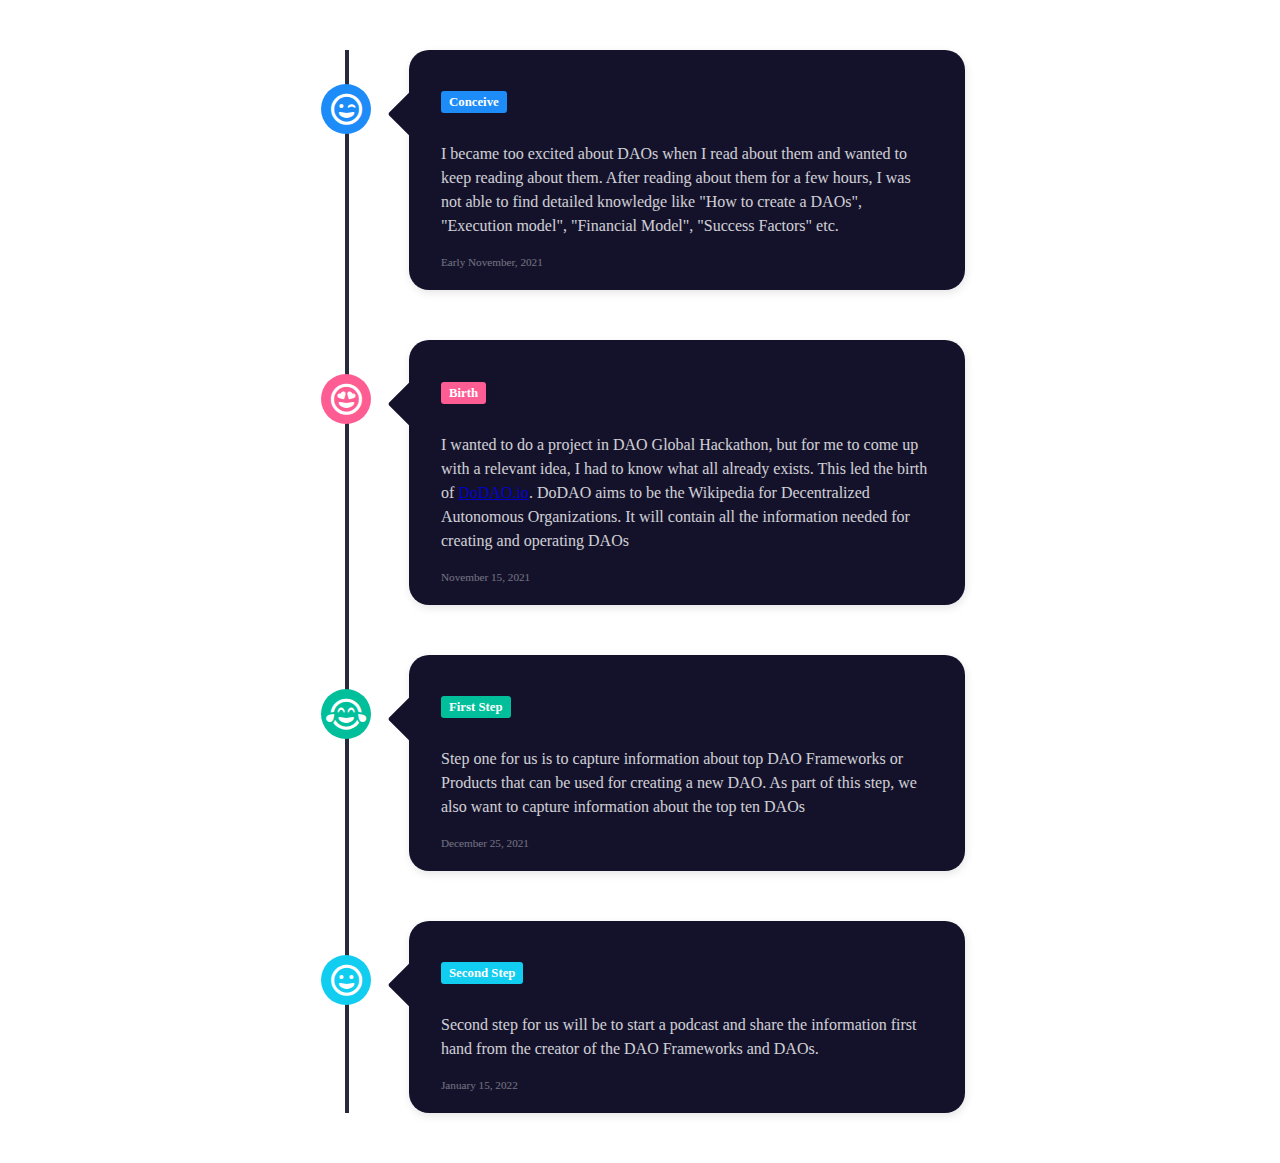
<file: timeline/index.html>
<head>
    <meta charset="UTF-8">
    <meta name="viewport" content="width=device-width, initial-scale=1.0">
    <title>DoDAO Timeline</title>
    <link rel="stylesheet" href="https://use.fontawesome.com/releases/v5.3.1/css/all.css">
</head>
<body>
<div>
    <style>
        .dodao-timeline-container {
            max-width: 650px;
            margin: 50px auto;
        }

        p {
            line-height: 1.5;
            opacity: 0.8;
        }

        .dodao-timeline {
            position: relative;
            padding-left: 4rem;
            margin: 0 0 0 30px;
            color: white;
        }

        .dodao-timeline:before {
            content: "";
            position: absolute;
            left: 0;
            top: 0;
            width: 4px;
            height: 100%;
            background: #27293d;
        }

        .dodao-timeline .dodao-timeline-container {
            position: relative;
            margin-bottom: 2.5rem;
        }

        .dodao-timeline .dodao-timeline-container .dodao-timeline-icon {
            position: absolute;
            left: -88px;
            top: 4px;
            width: 50px;
            height: 50px;
            border-radius: 50%;
            text-align: center;
            font-size: 2rem;
            background: #4f537b;
            margin-top: 30px;
        }

        .dodao-timeline .dodao-timeline-container .dodao-timeline-icon i {
            position: absolute;
            left: 50%;
            top: 50%;
            transform: translate(-50%, -50%);
        }

        .dodao-timeline .dodao-timeline-container .dodao-timeline-icon img {
            width: 100%;
            height: 100%;
            border-radius: 50%;
        }

        .dodao-timeline .dodao-timeline-container .dodao-timeline-body {
            background: #14122b;
            border-radius: 20px;
            padding: 24px 32px 8px 32px;
            box-shadow: 1px 3px 9px rgba(0, 0, 0, 0.1);

        }

        .dodao-timeline .dodao-timeline-container .dodao-timeline-body:before {
            content: "";
            background: inherit;
            width: 30px;
            height: 30px;
            display: block;
            position: absolute;
            margin-top: 25px;
            left: -15px;
            transform: rotate(45deg);
            border-radius: 0 0 0 2px;
        }

        .dodao-timeline .dodao-timeline-container .dodao-timeline-body .dodao-timeline-title {
            margin-bottom: 2rem;
        }

        .dodao-timeline .dodao-timeline-container .dodao-timeline-body .dodao-timeline-title .badge {
            background: #4f537b;
            padding: 4px 8px;
            border-radius: 3px;
            font-size: 0.8rem;
            font-weight: bold;
        }

        .dodao-timeline .dodao-timeline-container .dodao-timeline-body .dodao-timeline-subtitle {
            font-weight: 300;
            opacity: 0.4;
            font-size: 0.7rem;
        }

        .dodao-timeline .dodao-timeline-container.primary .badge,
        .dodao-timeline .dodao-timeline-container.primary .dodao-timeline-icon {
            background: #1d8cf8 !important;
        }

        .dodao-timeline .dodao-timeline-container.info .badge,
        .dodao-timeline .dodao-timeline-container.info .dodao-timeline-icon {
            background: #11cdef !important;
        }

        .dodao-timeline .dodao-timeline-container.success .badge,
        .dodao-timeline .dodao-timeline-container.success .dodao-timeline-icon {
            background: #00bf9a !important;
        }

        .dodao-timeline .dodao-timeline-container.warning .badge,
        .dodao-timeline .dodao-timeline-container.warning .dodao-timeline-icon {
            background: #ff8d72 !important;
        }

        .dodao-timeline .dodao-timeline-container.danger .badge,
        .dodao-timeline .dodao-timeline-container.danger .dodao-timeline-icon {
            background: #fd5d93 !important;
        }
    </style>
    <div class="dodao-timeline-container">
        <div class="dodao-timeline">
            <div class="dodao-timeline-container primary">
                <div class="dodao-timeline-icon">
                    <i class="far fa-grin-wink"></i>
                </div>
                <div class="dodao-timeline-body">
                    <h4 class="dodao-timeline-title"><span class="badge">Conceive</span></h4>
                    <p>I became too excited about DAOs when I read about them and wanted to keep reading about them.
                        After reading about them for a few hours, I was not able to find detailed knowledge like
                        "How to create a DAOs", "Execution model", "Financial Model", "Success Factors" etc.
                    </p>
                    <p class="dodao-timeline-subtitle">Early November, 2021 </p>
                </div>
            </div>
            <div class="dodao-timeline-container danger">
                <div class="dodao-timeline-icon">
                    <i class="far fa-grin-hearts"></i>
                </div>
                <div class="dodao-timeline-body">
                    <h4 class="dodao-timeline-title"><span class="badge">Birth</span></h4>
                    <p>I wanted to do a project in DAO Global Hackathon, but for me to come up with a relevant idea, I
                        had to know what all already exists. This led the birth of <a
                                href="https://dodao.io">DoDAO.io</a>.
                        DoDAO aims to be the Wikipedia for Decentralized Autonomous Organizations. It will contain all
                        the information needed for creating and operating DAOs
                    </p>
                    <p class="dodao-timeline-subtitle">November 15, 2021</p>
                </div>
            </div>
            <div class="dodao-timeline-container success">
                <div class="dodao-timeline-icon">
                    <i class="far fa-grin-tears"></i>
                </div>
                <div class="dodao-timeline-body">
                    <h4 class="dodao-timeline-title"><span class="badge">First Step</span></h4>
                    <p>Step one for us is to capture information about top DAO Frameworks or Products that can be used for
                        creating a new DAO. As part of this step, we also want to capture information about the top ten DAOs
                    </p>
                    <p class="dodao-timeline-subtitle">December 25, 2021</p>
                </div>
            </div>


            <div class="dodao-timeline-container info">
                <div class="dodao-timeline-icon">
                    <i class="far fa-grin"></i>
                </div>
                <div class="dodao-timeline-body">
                    <h4 class="dodao-timeline-title"><span class="badge">Second Step</span></h4>
                    <p>Second step for us will be to start a podcast and share the information first hand from the creator of the DAO
                        Frameworks and DAOs.</p>
                    <p class="dodao-timeline-subtitle">January 15, 2022</p>
                </div>
            </div>
        </div>
    </div>
</div>
</body>
</file>
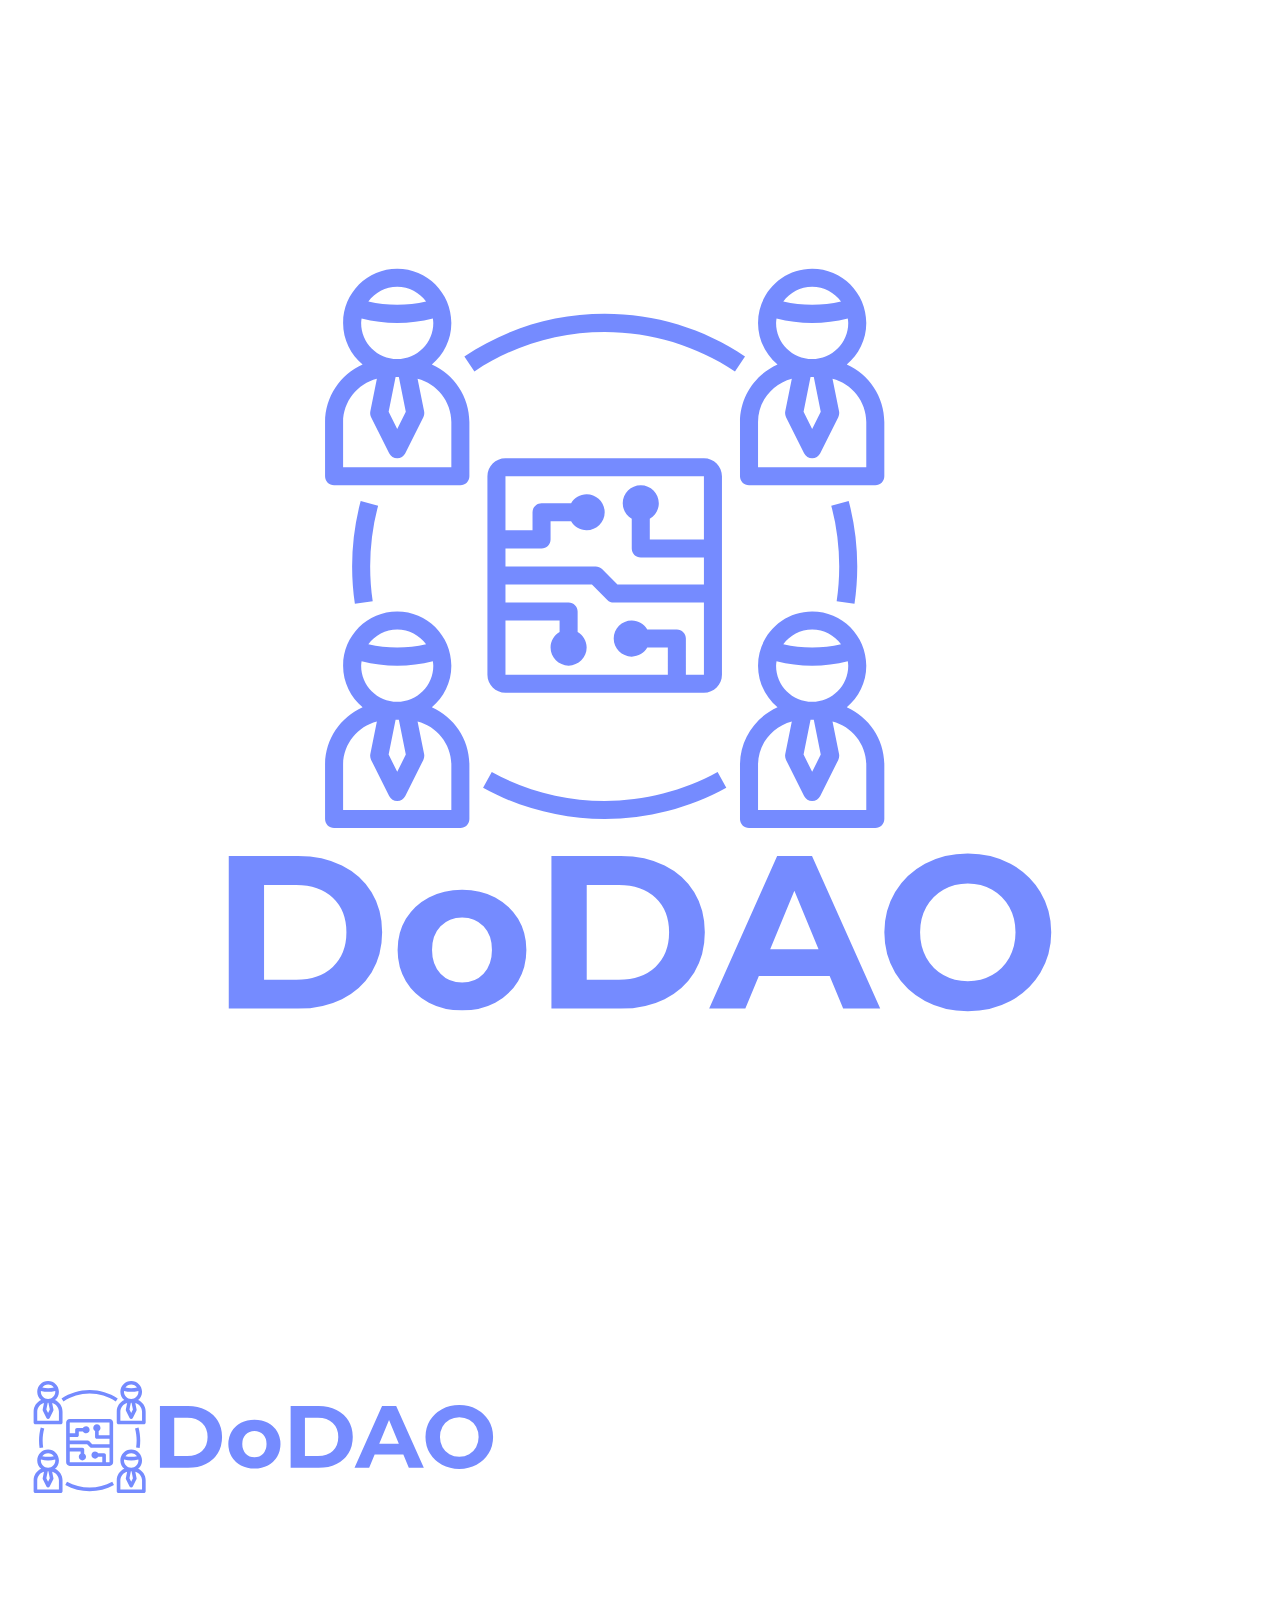
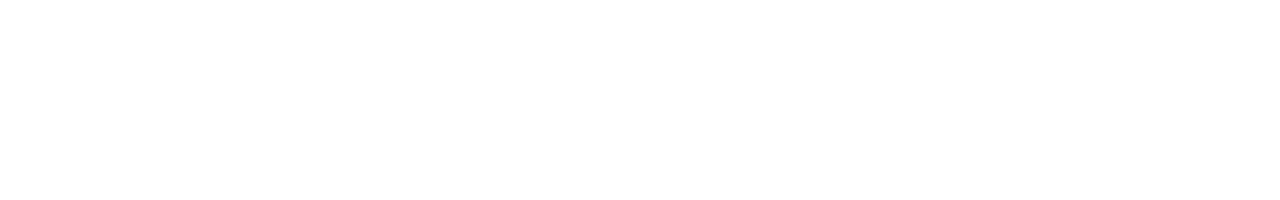
<file: logo/logo.html>
<!DOCTYPE html>
<html lang="en">
<head>
    <meta charset="UTF-8">
    <title>Title</title>
</head>
<body>
<svg viewBox="0 0 512 512" class="fl-svg" style="transform: scale(1);">
    <svg xmlns="http://www.w3.org/2000/svg" width="512" height="512" viewBox="0 0 512 512" data-svgdocument=""
         id="_coFzKRGqBYMIJBnZ_CCwX" class="fl-svgdocument" x="0" y="0" xmlns:xlink="http://www.w3.org/1999/xlink"
         style="">
        <defs id="_y2W6K0kFSVbPfTpNSaNNa"
              transform="matrix(1.1756470657170468, 0, 0, 1.1756470657170468, -23.17187824332801, 192.91590007332258)"></defs>
        <path text="DoDAO" text-anchor="start" font-size="100" letter-spacing="0" side="left" offset="0" dx="0" dy="0"
              space="preserve" href="" font-family="Montserrat" font-scale="contain"
              transform="matrix(0.8825347520773194, 0, 0, 0.8825347520773194, 82.0965269348341, 405.3133359991324)"
              x="0" y="0" fill="#758bff" font-weight="700" data-fl-textpath="" id="_8aQbwXwIqHgRNT3mfYdpv"
              d="M 8.3 0L 8.3-70L 40.1-70Q 51.5-70  60.25-65.65Q 69-61.3  73.85-53.4Q 78.7-45.5  78.7-35L 78.7-35Q 78.7-24.5  73.85-16.6Q 69-8.7  60.25-4.35Q 51.5 0  40.1 0L 40.1 0L 8.3 0ZM 24.5-13.3L 39.3-13.3Q 49.8-13.3  56.05-19.15Q 62.3-25  62.3-35L 62.3-35Q 62.3-45  56.05-50.85Q 49.8-56.7  39.3-56.7L 39.3-56.7L 24.5-56.7L 24.5-13.3ZM 115.4 0.8Q 106.9 0.8  100.15-2.75Q 93.4-6.3  89.60000000000001-12.6Q 85.80000000000001-18.9  85.80000000000001-26.9L 85.80000000000001-26.9Q 85.80000000000001-34.9  89.60000000000001-41.2Q 93.4-47.5  100.15-51.05Q 106.9-54.6  115.4-54.6L 115.4-54.6Q 123.9-54.6  130.60000000000002-51.05Q 137.3-47.5  141.10000000000002-41.2Q 144.9-34.9  144.9-26.9L 144.9-26.9Q 144.9-18.9  141.10000000000002-12.6Q 137.3-6.3  130.60000000000002-2.75Q 123.9 0.8  115.4 0.8L 115.4 0.8ZM 115.4-12Q 121.4-12  125.25-16.05Q 129.10000000000002-20.1  129.10000000000002-26.9L 129.10000000000002-26.9Q 129.10000000000002-33.7  125.25-37.75Q 121.4-41.8  115.4-41.8L 115.4-41.8Q 109.4-41.8  105.5-37.75Q 101.60000000000001-33.7  101.60000000000001-26.9L 101.60000000000001-26.9Q 101.60000000000001-20.1  105.5-16.05Q 109.4-12  115.4-12L 115.4-12ZM 156.40000000000003 0L 156.40000000000003-70L 188.20000000000002-70Q 199.60000000000002-70  208.35000000000002-65.65Q 217.10000000000002-61.3  221.95000000000002-53.4Q 226.8-45.5  226.8-35L 226.8-35Q 226.8-24.5  221.95000000000002-16.6Q 217.10000000000002-8.7  208.35000000000002-4.35Q 199.60000000000002 0  188.20000000000002 0L 188.20000000000002 0L 156.40000000000003 0ZM 172.60000000000002-13.3L 187.40000000000003-13.3Q 197.90000000000003-13.3  204.15000000000003-19.15Q 210.40000000000003-25  210.40000000000003-35L 210.40000000000003-35Q 210.40000000000003-45  204.15000000000003-50.85Q 197.90000000000003-56.7  187.40000000000003-56.7L 187.40000000000003-56.7L 172.60000000000002-56.7L 172.60000000000002-13.3ZM 290.30000000000007 0L 284.1-15L 251.60000000000005-15L 245.40000000000003 0L 228.80000000000004 0L 260.00000000000006-70L 276.00000000000006-70L 307.30000000000007 0L 290.30000000000007 0ZM 256.80000000000007-27.3L 279.00000000000006-27.3L 267.90000000000003-54.1L 256.80000000000007-27.3ZM 347.50000000000006 1.2Q 336.6000000000001 1.2  327.8500000000001-3.5Q 319.1000000000001-8.2  314.1500000000001-16.45Q 309.20000000000005-24.7  309.20000000000005-35L 309.20000000000005-35Q 309.20000000000005-45.3  314.1500000000001-53.55Q 319.1000000000001-61.8  327.8500000000001-66.5Q 336.6000000000001-71.2  347.50000000000006-71.2L 347.50000000000006-71.2Q 358.4000000000001-71.2  367.1000000000001-66.5Q 375.80000000000007-61.8  380.80000000000007-53.55Q 385.80000000000007-45.3  385.80000000000007-35L 385.80000000000007-35Q 385.80000000000007-24.7  380.80000000000007-16.45Q 375.80000000000007-8.2  367.1000000000001-3.5Q 358.4000000000001 1.2  347.50000000000006 1.2L 347.50000000000006 1.2ZM 347.50000000000006-12.6Q 353.70000000000005-12.6  358.70000000000005-15.45Q 363.70000000000005-18.3  366.55000000000007-23.4Q 369.4000000000001-28.5  369.4000000000001-35L 369.4000000000001-35Q 369.4000000000001-41.5  366.55000000000007-46.6Q 363.70000000000005-51.7  358.70000000000005-54.55Q 353.70000000000005-57.4  347.50000000000006-57.4L 347.50000000000006-57.4Q 341.30000000000007-57.4  336.30000000000007-54.55Q 331.30000000000007-51.7  328.45000000000005-46.6Q 325.6000000000001-41.5  325.6000000000001-35L 325.6000000000001-35Q 325.6000000000001-28.5  328.45000000000005-23.4Q 331.30000000000007-18.3  336.30000000000007-15.45Q 341.30000000000007-12.6  347.50000000000006-12.6L 347.50000000000006-12.6Z"></path>
        <g fill="#758bff"
           transform="matrix(3.653823941918987, 0, 0, 3.653823941918987, 124.77498489825362, 101.97380104973814)">
            <path d="M58.838,11.607C60.158,10.505,61,8.85,61,7c0-3.309-2.691-6-6-6s-6,2.691-6,6c0,1.85,0.842,3.505,2.162,4.607  C48.714,12.698,47,15.151,47,18v6c0,0.552,0.448,1,1,1h14c0.552,0,1-0.448,1-1v-6C63,15.151,61.286,12.698,58.838,11.607z   M55.952,16.86L55,18.764l-0.952-1.904L54.82,13h0.36L55.952,16.86z M55,3c1.314,0,2.472,0.645,3.201,1.626  c-2.086,0.489-4.317,0.489-6.403,0C52.528,3.645,53.686,3,55,3z M51.05,6.501C52.328,6.829,53.651,7,55,7s2.672-0.171,3.95-0.499  C58.97,6.666,59,6.829,59,7c0,2.206-1.794,4-4,4s-4-1.794-4-4C51,6.829,51.03,6.666,51.05,6.501z M61,23H49v-5  c0-2.321,1.597-4.26,3.744-4.821l-0.725,3.624c-0.044,0.218-0.013,0.445,0.086,0.644l2,4C54.275,21.786,54.621,22,55,22  s0.725-0.214,0.895-0.553l2-4c0.099-0.199,0.13-0.425,0.086-0.644l-0.725-3.624C59.403,13.74,61,15.679,61,18V23z"
                  transform="matrix(1, 0, 0, 1, 0, 0)" fill="#758bff"></path>
            <path d="M2,25h14c0.552,0,1-0.448,1-1v-6c0-2.849-1.714-5.302-4.162-6.393C14.158,10.505,15,8.85,15,7c0-3.309-2.691-6-6-6  S3,3.691,3,7c0,1.85,0.842,3.505,2.162,4.607C2.714,12.698,1,15.151,1,18v6C1,24.552,1.448,25,2,25z M9.952,16.86L9,18.764  L8.048,16.86L8.82,13h0.36L9.952,16.86z M9,3c1.314,0,2.472,0.645,3.201,1.626c-2.086,0.489-4.317,0.489-6.403,0  C6.528,3.645,7.686,3,9,3z M5.05,6.501C6.328,6.829,7.651,7,9,7s2.672-0.171,3.95-0.499C12.97,6.666,13,6.829,13,7  c0,2.206-1.794,4-4,4S5,9.206,5,7C5,6.829,5.03,6.666,5.05,6.501z M3,18c0-2.321,1.597-4.26,3.744-4.821L6.02,16.804  c-0.044,0.218-0.013,0.445,0.086,0.644l2,4C8.275,21.786,8.621,22,9,22s0.725-0.214,0.895-0.553l2-4  c0.099-0.199,0.13-0.425,0.086-0.644l-0.725-3.624C13.403,13.74,15,15.679,15,18v5H3V18z"
                  transform="matrix(1, 0, 0, 1, 0, 0)" fill="#758bff"></path>
            <path d="M58.838,49.607C60.158,48.505,61,46.85,61,45c0-3.309-2.691-6-6-6s-6,2.691-6,6c0,1.85,0.842,3.505,2.162,4.607  C48.714,50.698,47,53.151,47,56v6c0,0.552,0.448,1,1,1h14c0.552,0,1-0.448,1-1v-6C63,53.151,61.286,50.698,58.838,49.607z   M55.952,54.86L55,56.764l-0.952-1.904L54.82,51h0.36L55.952,54.86z M55,41c1.314,0,2.472,0.645,3.201,1.626  c-2.086,0.489-4.317,0.489-6.403,0C52.528,41.645,53.686,41,55,41z M51.05,44.501C52.328,44.829,53.651,45,55,45  s2.672-0.171,3.95-0.499C58.97,44.666,59,44.829,59,45c0,2.206-1.794,4-4,4s-4-1.794-4-4C51,44.829,51.03,44.666,51.05,44.501z   M61,61H49v-5c0-2.321,1.597-4.26,3.744-4.821l-0.725,3.624c-0.044,0.218-0.013,0.445,0.086,0.644l2,4  C54.275,59.786,54.621,60,55,60s0.725-0.214,0.895-0.553l2-4c0.099-0.199,0.13-0.425,0.086-0.644l-0.725-3.624  C59.403,51.74,61,53.679,61,56V61z"
                  transform="matrix(1, 0, 0, 1, 0, 0)" fill="#758bff"></path>
            <path d="M2,63h14c0.552,0,1-0.448,1-1v-6c0-2.849-1.714-5.302-4.162-6.393C14.158,48.505,15,46.85,15,45c0-3.309-2.691-6-6-6  s-6,2.691-6,6c0,1.85,0.842,3.505,2.162,4.607C2.714,50.698,1,53.151,1,56v6C1,62.552,1.448,63,2,63z M9.952,54.86L9,56.764  L8.048,54.86L8.82,51h0.36L9.952,54.86z M9,41c1.314,0,2.472,0.645,3.201,1.626c-2.086,0.489-4.317,0.489-6.403,0  C6.528,41.645,7.686,41,9,41z M5.05,44.501C6.328,44.829,7.651,45,9,45s2.672-0.171,3.95-0.499C12.97,44.666,13,44.829,13,45  c0,2.206-1.794,4-4,4s-4-1.794-4-4C5,44.829,5.03,44.666,5.05,44.501z M3,56c0-2.321,1.597-4.26,3.744-4.821L6.02,54.804  c-0.044,0.218-0.013,0.445,0.086,0.644l2,4C8.275,59.786,8.621,60,9,60s0.725-0.214,0.895-0.553l2-4  c0.099-0.199,0.13-0.425,0.086-0.644l-0.725-3.624C13.403,51.74,15,53.679,15,56v5H3V56z"
                  transform="matrix(1, 0, 0, 1, 0, 0)" fill="#758bff"></path>
            <path d="M4.95,26.742C4.32,29.098,4,31.54,4,34c0,1.388,0.103,2.783,0.305,4.147l1.979-0.294C6.095,36.586,6,35.29,6,34  c0-2.285,0.297-4.554,0.882-6.742L4.95,26.742z"
                  transform="matrix(1, 0, 0, 1, 0, 0)" fill="#758bff"></path>
            <path d="M32,62c4.715,0,9.376-1.194,13.482-3.454l-0.965-1.752C40.707,58.891,36.378,60,32,60c-4.379,0-8.708-1.109-12.518-3.206  l-0.965,1.752C22.623,60.806,27.285,62,32,62z"
                  transform="matrix(1, 0, 0, 1, 0, 0)" fill="#758bff"></path>
            <path d="M59.695,38.147C59.897,36.783,60,35.388,60,34c0-2.46-0.32-4.903-0.951-7.259l-1.932,0.518C57.703,29.446,58,31.714,58,34  c0,1.29-0.095,2.586-0.284,3.853L59.695,38.147z"
                  transform="matrix(1, 0, 0, 1, 0, 0)" fill="#758bff"></path>
            <path d="M32,8c5.171,0,10.166,1.514,14.444,4.378l1.112-1.662C42.948,7.631,37.569,6,32,6c-5.568,0-10.948,1.631-15.557,4.716  l1.112,1.662C21.834,9.514,26.829,8,32,8z"
                  transform="matrix(1, 0, 0, 1, 0, 0)" fill="#758bff"></path>
            <path d="M21,48h22c1.103,0,2-0.897,2-2V24c0-1.103-0.897-2-2-2H21c-1.103,0-2,0.897-2,2v22C19,47.103,19.897,48,21,48z M41,46v-4  c0-0.552-0.448-1-1-1h-3.278c-0.347-0.595-0.985-1-1.722-1c-1.103,0-2,0.897-2,2s0.897,2,2,2c0.737,0,1.375-0.405,1.722-1H39v3H21  v-6h6v1.278c-0.595,0.347-1,0.985-1,1.722c0,1.103,0.897,2,2,2s2-0.897,2-2c0-0.737-0.405-1.375-1-1.722V39c0-0.552-0.448-1-1-1h-7  v-2h9.586l1.707,1.707C32.48,37.895,32.735,38,33,38h10.001l0.001,8H41z M28.278,29c0.347,0.595,0.985,1,1.722,1  c1.103,0,2-0.897,2-2s-0.897-2-2-2c-0.737,0-1.375,0.405-1.722,1H25c-0.552,0-1,0.448-1,1v2h-3v-6h22l0,7h-6v-2.278  c0.595-0.347,1-0.985,1-1.722c0-1.103-0.897-2-2-2s-2,0.897-2,2c0,0.737,0.405,1.375,1,1.722V32c0,0.552,0.448,1,1,1h7.001l0,3  h-9.587l-1.707-1.707C31.52,34.105,31.265,34,31,34H21v-2h4c0.552,0,1-0.448,1-1v-2H28.278z"
                  transform="matrix(1, 0, 0, 1, 0, 0)" fill="#758bff"></path>
        </g>
    </svg>
</svg>
<svg xmlns="http://www.w3.org/2000/svg" width="512" height="512" viewBox="0 0 512 512" data-svgdocument=""
     id="_coFzKRGqBYMIJBnZ_CCwX" class="fl-svgdocument" x="0" y="0" xmlns:xlink="http://www.w3.org/1999/xlink"
     style="transform: scale(1);">
    <defs id="_y2W6K0kFSVbPfTpNSaNNa"
          transform="matrix(1.1756470657170468, 0, 0, 1.1756470657170468, -23.17187824332801, 192.91590007332258)"></defs>
    <path text="DoDAO" text-anchor="start" font-size="100" letter-spacing="0" side="left" offset="0" dx="0" dy="0"
          space="preserve" href="" font-family="Montserrat" font-scale="contain"
          transform="matrix(0.8825347520773194, 0, 0, 0.8825347520773194, 144.60704126730207, 191.85686106411217)"
          x="0" y="0" fill="#758bff" font-weight="700" data-fl-textpath="" id="_8aQbwXwIqHgRNT3mfYdpv"
          d="M 8.3 0L 8.3-70L 40.1-70Q 51.5-70  60.25-65.65Q 69-61.3  73.85-53.4Q 78.7-45.5  78.7-35L 78.7-35Q 78.7-24.5  73.85-16.6Q 69-8.7  60.25-4.35Q 51.5 0  40.1 0L 40.1 0L 8.3 0ZM 24.5-13.3L 39.3-13.3Q 49.8-13.3  56.05-19.15Q 62.3-25  62.3-35L 62.3-35Q 62.3-45  56.05-50.85Q 49.8-56.7  39.3-56.7L 39.3-56.7L 24.5-56.7L 24.5-13.3ZM 115.4 0.8Q 106.9 0.8  100.15-2.75Q 93.4-6.3  89.60000000000001-12.6Q 85.80000000000001-18.9  85.80000000000001-26.9L 85.80000000000001-26.9Q 85.80000000000001-34.9  89.60000000000001-41.2Q 93.4-47.5  100.15-51.05Q 106.9-54.6  115.4-54.6L 115.4-54.6Q 123.9-54.6  130.60000000000002-51.05Q 137.3-47.5  141.10000000000002-41.2Q 144.9-34.9  144.9-26.9L 144.9-26.9Q 144.9-18.9  141.10000000000002-12.6Q 137.3-6.3  130.60000000000002-2.75Q 123.9 0.8  115.4 0.8L 115.4 0.8ZM 115.4-12Q 121.4-12  125.25-16.05Q 129.10000000000002-20.1  129.10000000000002-26.9L 129.10000000000002-26.9Q 129.10000000000002-33.7  125.25-37.75Q 121.4-41.8  115.4-41.8L 115.4-41.8Q 109.4-41.8  105.5-37.75Q 101.60000000000001-33.7  101.60000000000001-26.9L 101.60000000000001-26.9Q 101.60000000000001-20.1  105.5-16.05Q 109.4-12  115.4-12L 115.4-12ZM 156.40000000000003 0L 156.40000000000003-70L 188.20000000000002-70Q 199.60000000000002-70  208.35000000000002-65.65Q 217.10000000000002-61.3  221.95000000000002-53.4Q 226.8-45.5  226.8-35L 226.8-35Q 226.8-24.5  221.95000000000002-16.6Q 217.10000000000002-8.7  208.35000000000002-4.35Q 199.60000000000002 0  188.20000000000002 0L 188.20000000000002 0L 156.40000000000003 0ZM 172.60000000000002-13.3L 187.40000000000003-13.3Q 197.90000000000003-13.3  204.15000000000003-19.15Q 210.40000000000003-25  210.40000000000003-35L 210.40000000000003-35Q 210.40000000000003-45  204.15000000000003-50.85Q 197.90000000000003-56.7  187.40000000000003-56.7L 187.40000000000003-56.7L 172.60000000000002-56.7L 172.60000000000002-13.3ZM 290.30000000000007 0L 284.1-15L 251.60000000000005-15L 245.40000000000003 0L 228.80000000000004 0L 260.00000000000006-70L 276.00000000000006-70L 307.30000000000007 0L 290.30000000000007 0ZM 256.80000000000007-27.3L 279.00000000000006-27.3L 267.90000000000003-54.1L 256.80000000000007-27.3ZM 347.50000000000006 1.2Q 336.6000000000001 1.2  327.8500000000001-3.5Q 319.1000000000001-8.2  314.1500000000001-16.45Q 309.20000000000005-24.7  309.20000000000005-35L 309.20000000000005-35Q 309.20000000000005-45.3  314.1500000000001-53.55Q 319.1000000000001-61.8  327.8500000000001-66.5Q 336.6000000000001-71.2  347.50000000000006-71.2L 347.50000000000006-71.2Q 358.4000000000001-71.2  367.1000000000001-66.5Q 375.80000000000007-61.8  380.80000000000007-53.55Q 385.80000000000007-45.3  385.80000000000007-35L 385.80000000000007-35Q 385.80000000000007-24.7  380.80000000000007-16.45Q 375.80000000000007-8.2  367.1000000000001-3.5Q 358.4000000000001 1.2  347.50000000000006 1.2L 347.50000000000006 1.2ZM 347.50000000000006-12.6Q 353.70000000000005-12.6  358.70000000000005-15.45Q 363.70000000000005-18.3  366.55000000000007-23.4Q 369.4000000000001-28.5  369.4000000000001-35L 369.4000000000001-35Q 369.4000000000001-41.5  366.55000000000007-46.6Q 363.70000000000005-51.7  358.70000000000005-54.55Q 353.70000000000005-57.4  347.50000000000006-57.4L 347.50000000000006-57.4Q 341.30000000000007-57.4  336.30000000000007-54.55Q 331.30000000000007-51.7  328.45000000000005-46.6Q 325.6000000000001-41.5  325.6000000000001-35L 325.6000000000001-35Q 325.6000000000001-28.5  328.45000000000005-23.4Q 331.30000000000007-18.3  336.30000000000007-15.45Q 341.30000000000007-12.6  347.50000000000006-12.6L 347.50000000000006-12.6Z"></path>
    <g fill="#758bff"
       transform="matrix(1.807186849852011, 0, 0, 1.807186849852011, 23.80760581781385, 103.13816554614164)">
        <path d="M58.838,11.607C60.158,10.505,61,8.85,61,7c0-3.309-2.691-6-6-6s-6,2.691-6,6c0,1.85,0.842,3.505,2.162,4.607  C48.714,12.698,47,15.151,47,18v6c0,0.552,0.448,1,1,1h14c0.552,0,1-0.448,1-1v-6C63,15.151,61.286,12.698,58.838,11.607z   M55.952,16.86L55,18.764l-0.952-1.904L54.82,13h0.36L55.952,16.86z M55,3c1.314,0,2.472,0.645,3.201,1.626  c-2.086,0.489-4.317,0.489-6.403,0C52.528,3.645,53.686,3,55,3z M51.05,6.501C52.328,6.829,53.651,7,55,7s2.672-0.171,3.95-0.499  C58.97,6.666,59,6.829,59,7c0,2.206-1.794,4-4,4s-4-1.794-4-4C51,6.829,51.03,6.666,51.05,6.501z M61,23H49v-5  c0-2.321,1.597-4.26,3.744-4.821l-0.725,3.624c-0.044,0.218-0.013,0.445,0.086,0.644l2,4C54.275,21.786,54.621,22,55,22  s0.725-0.214,0.895-0.553l2-4c0.099-0.199,0.13-0.425,0.086-0.644l-0.725-3.624C59.403,13.74,61,15.679,61,18V23z"
              transform="matrix(1, 0, 0, 1, 0, 0)" fill="#758bff"></path>
        <path d="M2,25h14c0.552,0,1-0.448,1-1v-6c0-2.849-1.714-5.302-4.162-6.393C14.158,10.505,15,8.85,15,7c0-3.309-2.691-6-6-6  S3,3.691,3,7c0,1.85,0.842,3.505,2.162,4.607C2.714,12.698,1,15.151,1,18v6C1,24.552,1.448,25,2,25z M9.952,16.86L9,18.764  L8.048,16.86L8.82,13h0.36L9.952,16.86z M9,3c1.314,0,2.472,0.645,3.201,1.626c-2.086,0.489-4.317,0.489-6.403,0  C6.528,3.645,7.686,3,9,3z M5.05,6.501C6.328,6.829,7.651,7,9,7s2.672-0.171,3.95-0.499C12.97,6.666,13,6.829,13,7  c0,2.206-1.794,4-4,4S5,9.206,5,7C5,6.829,5.03,6.666,5.05,6.501z M3,18c0-2.321,1.597-4.26,3.744-4.821L6.02,16.804  c-0.044,0.218-0.013,0.445,0.086,0.644l2,4C8.275,21.786,8.621,22,9,22s0.725-0.214,0.895-0.553l2-4  c0.099-0.199,0.13-0.425,0.086-0.644l-0.725-3.624C13.403,13.74,15,15.679,15,18v5H3V18z"
              transform="matrix(1, 0, 0, 1, 0, 0)" fill="#758bff"></path>
        <path d="M58.838,49.607C60.158,48.505,61,46.85,61,45c0-3.309-2.691-6-6-6s-6,2.691-6,6c0,1.85,0.842,3.505,2.162,4.607  C48.714,50.698,47,53.151,47,56v6c0,0.552,0.448,1,1,1h14c0.552,0,1-0.448,1-1v-6C63,53.151,61.286,50.698,58.838,49.607z   M55.952,54.86L55,56.764l-0.952-1.904L54.82,51h0.36L55.952,54.86z M55,41c1.314,0,2.472,0.645,3.201,1.626  c-2.086,0.489-4.317,0.489-6.403,0C52.528,41.645,53.686,41,55,41z M51.05,44.501C52.328,44.829,53.651,45,55,45  s2.672-0.171,3.95-0.499C58.97,44.666,59,44.829,59,45c0,2.206-1.794,4-4,4s-4-1.794-4-4C51,44.829,51.03,44.666,51.05,44.501z   M61,61H49v-5c0-2.321,1.597-4.26,3.744-4.821l-0.725,3.624c-0.044,0.218-0.013,0.445,0.086,0.644l2,4  C54.275,59.786,54.621,60,55,60s0.725-0.214,0.895-0.553l2-4c0.099-0.199,0.13-0.425,0.086-0.644l-0.725-3.624  C59.403,51.74,61,53.679,61,56V61z"
              transform="matrix(1, 0, 0, 1, 0, 0)" fill="#758bff"></path>
        <path d="M2,63h14c0.552,0,1-0.448,1-1v-6c0-2.849-1.714-5.302-4.162-6.393C14.158,48.505,15,46.85,15,45c0-3.309-2.691-6-6-6  s-6,2.691-6,6c0,1.85,0.842,3.505,2.162,4.607C2.714,50.698,1,53.151,1,56v6C1,62.552,1.448,63,2,63z M9.952,54.86L9,56.764  L8.048,54.86L8.82,51h0.36L9.952,54.86z M9,41c1.314,0,2.472,0.645,3.201,1.626c-2.086,0.489-4.317,0.489-6.403,0  C6.528,41.645,7.686,41,9,41z M5.05,44.501C6.328,44.829,7.651,45,9,45s2.672-0.171,3.95-0.499C12.97,44.666,13,44.829,13,45  c0,2.206-1.794,4-4,4s-4-1.794-4-4C5,44.829,5.03,44.666,5.05,44.501z M3,56c0-2.321,1.597-4.26,3.744-4.821L6.02,54.804  c-0.044,0.218-0.013,0.445,0.086,0.644l2,4C8.275,59.786,8.621,60,9,60s0.725-0.214,0.895-0.553l2-4  c0.099-0.199,0.13-0.425,0.086-0.644l-0.725-3.624C13.403,51.74,15,53.679,15,56v5H3V56z"
              transform="matrix(1, 0, 0, 1, 0, 0)" fill="#758bff"></path>
        <path d="M4.95,26.742C4.32,29.098,4,31.54,4,34c0,1.388,0.103,2.783,0.305,4.147l1.979-0.294C6.095,36.586,6,35.29,6,34  c0-2.285,0.297-4.554,0.882-6.742L4.95,26.742z"
              transform="matrix(1, 0, 0, 1, 0, 0)" fill="#758bff"></path>
        <path d="M32,62c4.715,0,9.376-1.194,13.482-3.454l-0.965-1.752C40.707,58.891,36.378,60,32,60c-4.379,0-8.708-1.109-12.518-3.206  l-0.965,1.752C22.623,60.806,27.285,62,32,62z"
              transform="matrix(1, 0, 0, 1, 0, 0)" fill="#758bff"></path>
        <path d="M59.695,38.147C59.897,36.783,60,35.388,60,34c0-2.46-0.32-4.903-0.951-7.259l-1.932,0.518C57.703,29.446,58,31.714,58,34  c0,1.29-0.095,2.586-0.284,3.853L59.695,38.147z"
              transform="matrix(1, 0, 0, 1, 0, 0)" fill="#758bff"></path>
        <path d="M32,8c5.171,0,10.166,1.514,14.444,4.378l1.112-1.662C42.948,7.631,37.569,6,32,6c-5.568,0-10.948,1.631-15.557,4.716  l1.112,1.662C21.834,9.514,26.829,8,32,8z"
              transform="matrix(1, 0, 0, 1, 0, 0)" fill="#758bff"></path>
        <path d="M21,48h22c1.103,0,2-0.897,2-2V24c0-1.103-0.897-2-2-2H21c-1.103,0-2,0.897-2,2v22C19,47.103,19.897,48,21,48z M41,46v-4  c0-0.552-0.448-1-1-1h-3.278c-0.347-0.595-0.985-1-1.722-1c-1.103,0-2,0.897-2,2s0.897,2,2,2c0.737,0,1.375-0.405,1.722-1H39v3H21  v-6h6v1.278c-0.595,0.347-1,0.985-1,1.722c0,1.103,0.897,2,2,2s2-0.897,2-2c0-0.737-0.405-1.375-1-1.722V39c0-0.552-0.448-1-1-1h-7  v-2h9.586l1.707,1.707C32.48,37.895,32.735,38,33,38h10.001l0.001,8H41z M28.278,29c0.347,0.595,0.985,1,1.722,1  c1.103,0,2-0.897,2-2s-0.897-2-2-2c-0.737,0-1.375,0.405-1.722,1H25c-0.552,0-1,0.448-1,1v2h-3v-6h22l0,7h-6v-2.278  c0.595-0.347,1-0.985,1-1.722c0-1.103-0.897-2-2-2s-2,0.897-2,2c0,0.737,0.405,1.375,1,1.722V32c0,0.552,0.448,1,1,1h7.001l0,3  h-9.587l-1.707-1.707C31.52,34.105,31.265,34,31,34H21v-2h4c0.552,0,1-0.448,1-1v-2H28.278z"
              transform="matrix(1, 0, 0, 1, 0, 0)" fill="#758bff"></path>
    </g>
</svg>

</body>
</html>
</file>
